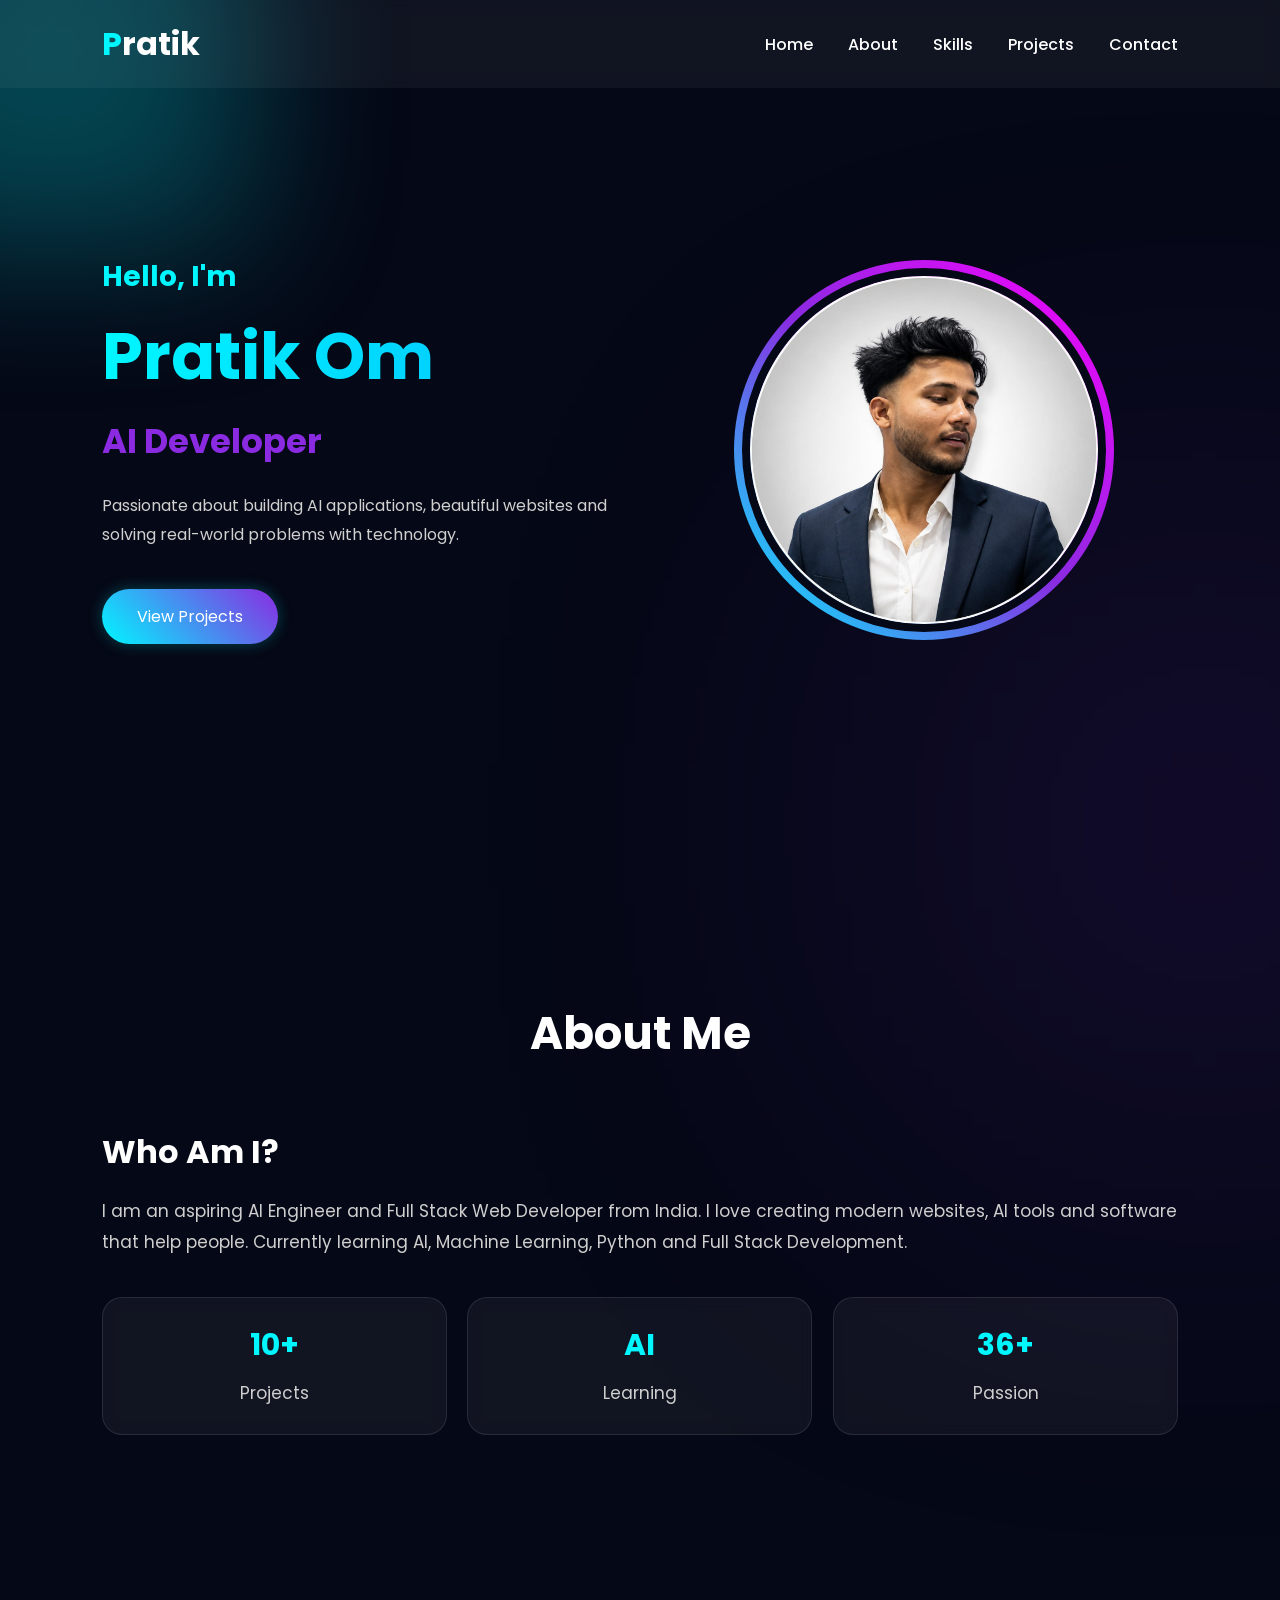
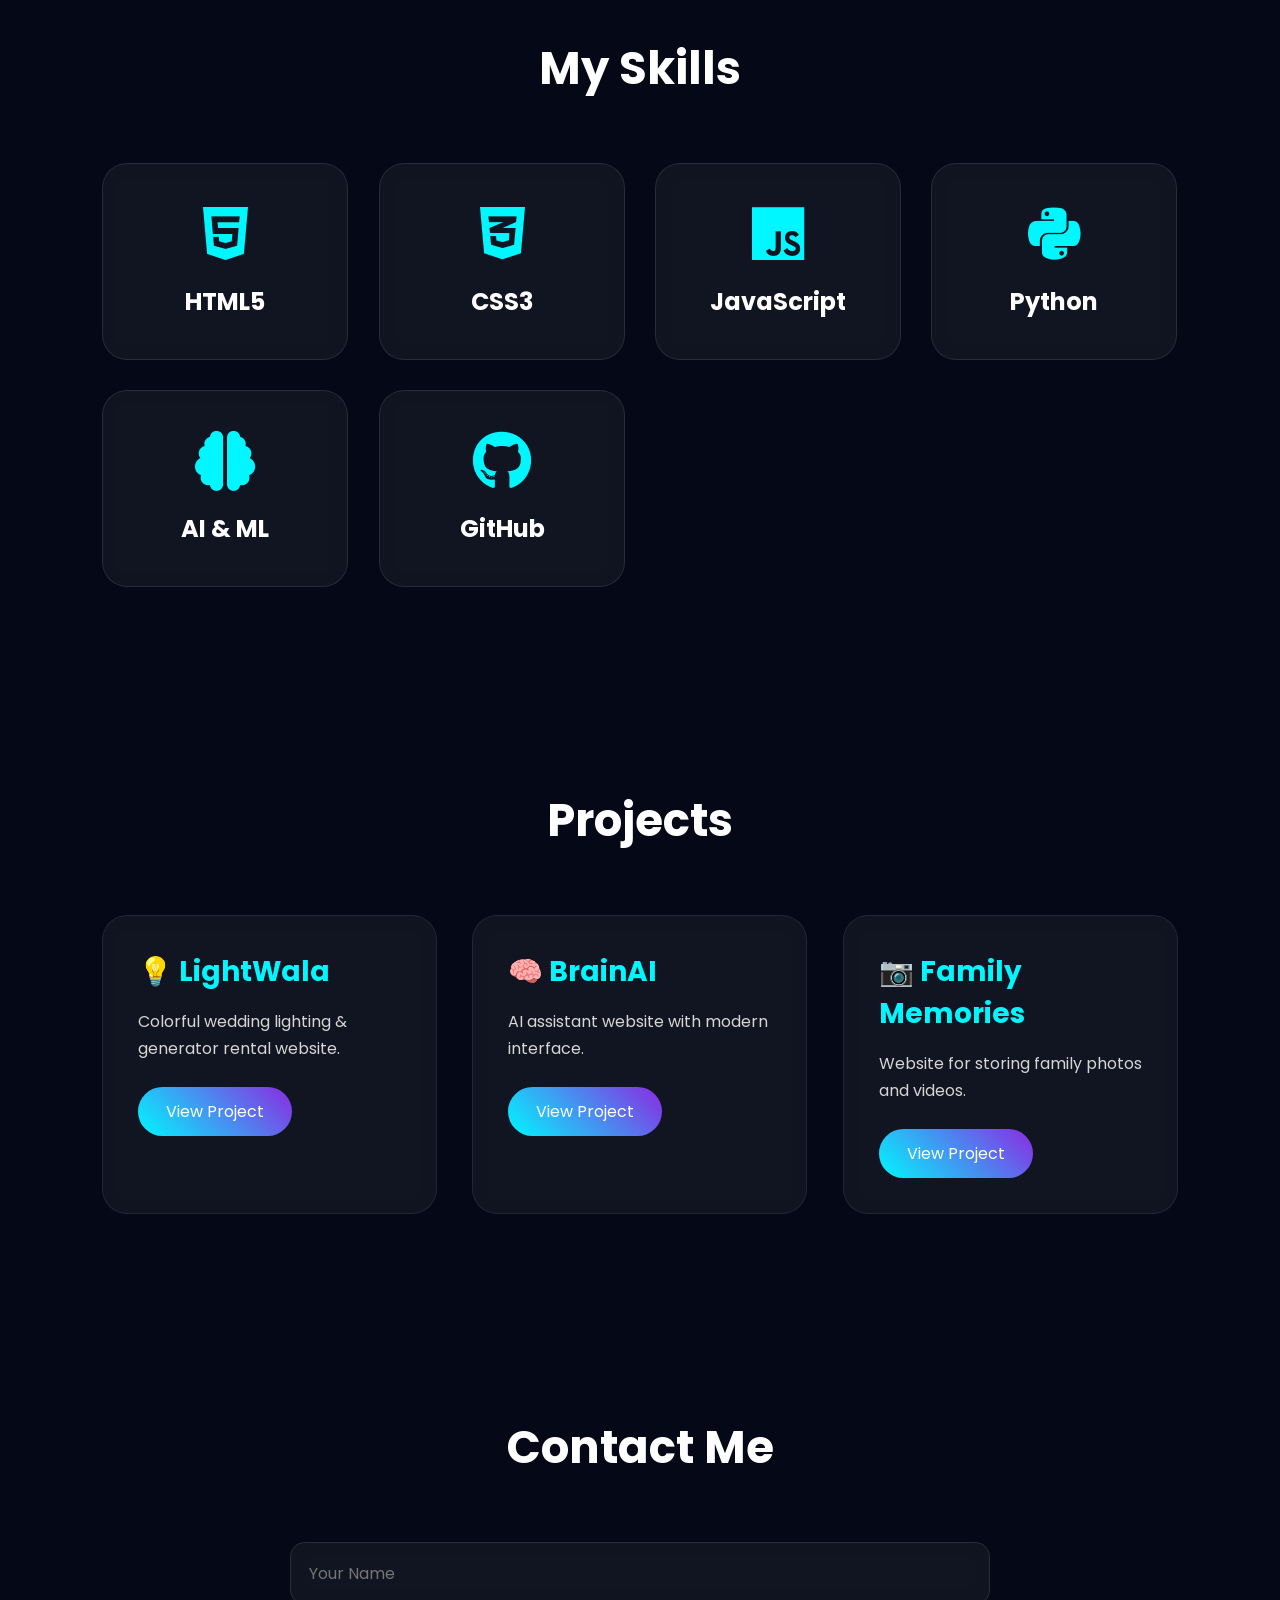
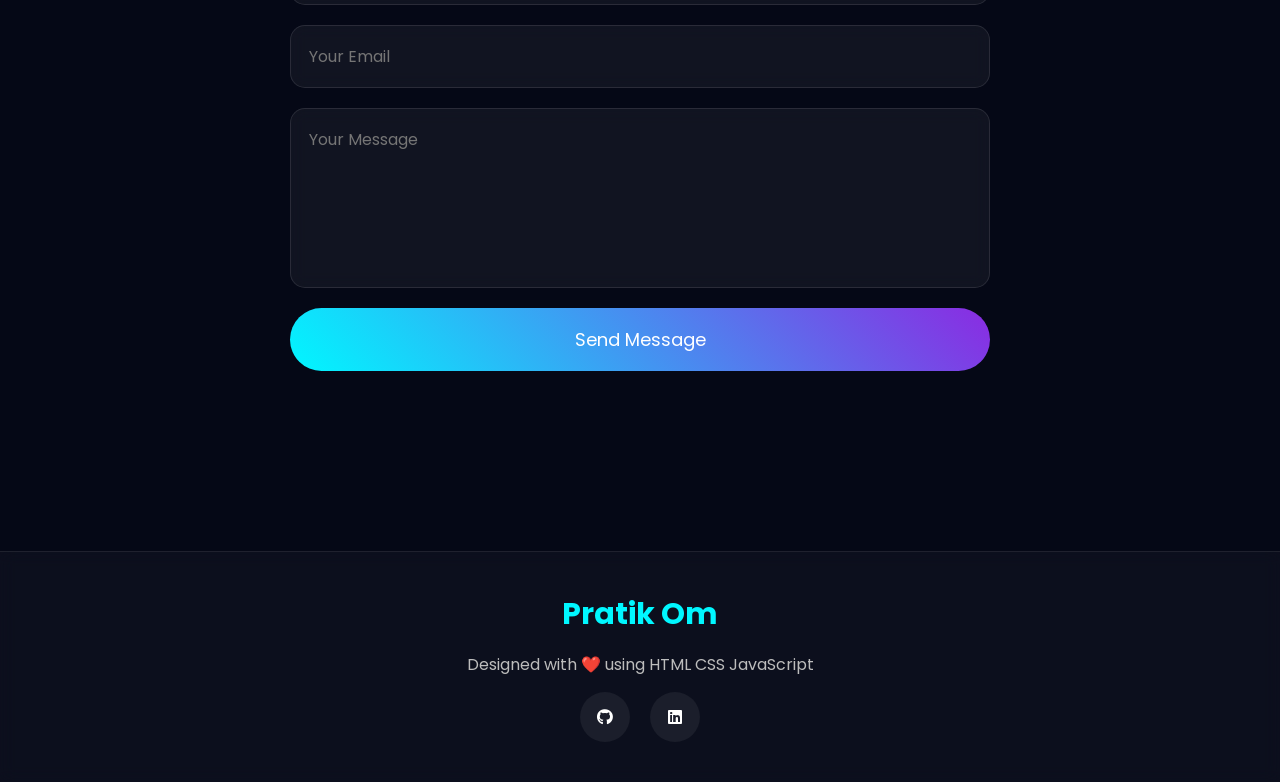
<file: index.html>
<!DOCTYPE html>
<html lang="en">
<head>
    <meta charset="UTF-8">
    <meta name="viewport" content="width=device-width, initial-scale=1.0">
    <title>Pratik Om | Portfolio</title>

<meta name="description" content="Pratik Om - AI & Full Stack Web Developer Portfolio showcasing AI, Machine Learning, and Web Development projects.">

<meta name="keywords" content="Pratik Om, Portfolio, AI Developer, Full Stack Developer, HTML, CSS, JavaScript, Python, Machine Learning">

<meta name="author" content="Pratik Om">

<meta name="theme-color" content="#050816">
    
    <!-- CSS -->
    <link rel="stylesheet" href="style.css">

    <!-- Font Awesome -->
    <link rel="stylesheet"
    href="https://cdnjs.cloudflare.com/ajax/libs/font-awesome/6.5.2/css/all.min.css">

<link rel="preconnect" href="https://fonts.googleapis.com">
<link rel="preconnect" href="https://fonts.gstatic.com" crossorigin>
    
    <!-- Google Font -->
    <link href="https://fonts.googleapis.com/css2?family=Poppins:wght@400;600;700&display=swap" rel="stylesheet">
</head>

<body>

<!-- ================= NAVBAR ================= -->

<header>

<div class="logo">
    <span>P</span>ratik
</div>

<nav>

<a href="#home">Home</a>
<a href="#about">About</a>
<a href="#skills">Skills</a>
<a href="#projects">Projects</a>
<a href="#contact">Contact</a>

</nav>

<div class="menu-btn">
<i class="fas fa-bars"></i>
</div>

</header>

<!-- ================= HERO ================= -->

<section id="home" class="hero">

<div class="hero-text">

<h3>Hello, I'm</h3>

<h1>Pratik Om</h1>

<h2>
AI & Web Developer
</h2>

<p>

Passionate about building AI applications,
beautiful websites and solving real-world
problems with technology.

</p>

<div class="buttons">

<a href="#projects" class="btn">
View Projects
</a>



</div>

</div>

<div class="hero-image">

<div class="circle">

<img
src="pratik.webp"
width="400"
height="400"
fetchpriority="high"
decoding="async"
loading="eager"
alt="Pratik Om">

</div>

</div>

</section>

<!-- ================= ABOUT ================= -->

<section id="about" class="about">

<h2 class="heading">
About Me
</h2>

<div class="about-container">



</div>

<div class="about-content">

<h3>Who Am I?</h3>

<p>

I am an aspiring AI Engineer and
Full Stack Web Developer from India.

I love creating modern websites,
AI tools and software that help people.

Currently learning AI, Machine Learning,
Python and Full Stack Development.

</p>

<div class="about-boxes">

<div class="box">
<h4>10+</h4>
<p>Projects</p>
</div>

<div class="box">
<h4>AI</h4>
<p>Learning</p>
</div>

<div class="box">
<h4>100%</h4>
<p>Passion</p>
</div>

</div>

</div>

</div>

</section>

<!-- ================= SKILLS ================= -->

<section id="skills">

<h2 class="heading">
My Skills
</h2>

<div class="skills-container">

<div class="skill-card">

<i class="fab fa-html5"></i>

<h3>HTML5</h3>

</div>

<div class="skill-card">

<i class="fab fa-css3-alt"></i>

<h3>CSS3</h3>

</div>

<div class="skill-card">

<i class="fab fa-js"></i>

<h3>JavaScript</h3>

</div>

<div class="skill-card">

<i class="fab fa-python"></i>

<h3>Python</h3>

</div>

<div class="skill-card">

<i class="fas fa-brain"></i>

<h3>AI & ML</h3>

</div>

<div class="skill-card">

<i class="fab fa-github"></i>

<h3>GitHub</h3>

</div>

</div>

</section>

<!-- ================= PROJECTS ================= -->

<section id="projects">

<h2 class="heading">
Projects
</h2>

<div class="project-container">

<div class="project">

<h3>💡 LightWala</h3>

<p>

Colorful wedding lighting &
generator rental website.

</p>

<a href="#">
View Project
</a>

</div>

<div class="project">

<h3>🧠 BrainAI</h3>

<p>

AI assistant website with
modern interface.

</p>

<a href="#">
View Project
</a>

</div>

<div class="project">

<h3>📷 Family Memories</h3>

<p>

Website for storing family
photos and videos.

</p>

<a href="#">
View Project
</a>

</div>

</div>

</section>

<!-- ================= CONTACT ================= -->

<section id="contact">

<h2 class="heading">
Contact Me
</h2>

<form>

<input
type="text"
placeholder="Your Name"
required>

<input
type="email"
placeholder="Your Email"
required>

<textarea
placeholder="Your Message">
</textarea>

<button>

Send Message

</button>

</form>

</section>

<!-- ================= FOOTER ================= -->

<footer>

<h3>Pratik Om</h3>

<p>

Designed with ❤️ using HTML CSS JavaScript

</p>

<div class="social">

<a href="#"><i class="fab fa-github"></i></a>

<a href="https://www.linkedin.com/in/pratik-om-88679022b?utm_source=share_via&utm_content=profile&utm_medium=member_android"
   target="_blank"
   rel="noopener noreferrer">
    <i class="fab fa-linkedin"></i>
</a>


</div>

</footer>

<script src="script.js" defer></script>
</body>
</html>
</file>
<file: style.css>
/* ===========================
   GOOGLE FONT
=========================== */

@import url('https://fonts.googleapis.com/css2?family=Poppins:wght@400;600;700;600;700&display=swap');

/* ===========================
   RESET
=========================== */

*{
    margin:0;
    padding:0;
    box-sizing:border-box;
    scroll-behavior:smooth;
    font-family:'Poppins',sans-serif;
}

html{
    scroll-behavior:smooth;
}

body{
    background:#050816;
    color:#fff;
    overflow-x:hidden;
}

/* Scrollbar */

::-webkit-scrollbar{
    width:10px;
}

::-webkit-scrollbar-track{
    background:#0b1023;
}

::-webkit-scrollbar-thumb{
    background:linear-gradient(180deg,#00f7ff,#8a2be2);
    border-radius:20px;
}

/* ===========================
   BACKGROUND GLOW
=========================== */

body::before{
    content:"";
    position:fixed;
    width:400px;
    height:400px;
    background:#00f7ff;
    filter:blur(80px);
    top:-150px;
    left:-150px;
    opacity:.25;
    z-index:-2;
}

body::after{
    content:"";
    position:fixed;
    width:450px;
    height:450px;
    background:#8a2be2;
    filter:blur(220px);
    right:-150px;
    bottom:-150px;
    opacity:.25;
    z-index:-2;
}

/* ===========================
   HEADER
=========================== */

header{
    position:fixed;
    top:0;
    left:0;
    width:100%;
    padding:20px 8%;
    display:flex;
    justify-content:space-between;
    align-items:center;
    background:rgba(255,255,255,.05);
    backdrop-filter:blur(8px);
    z-index:1000;
}

.logo{
    font-size:32px;
    font-weight:700;
    color:white;
}

.logo span{
    color:#00f7ff;
}

nav{
    display:flex;
    gap:35px;
}

nav a{
    color:white;
    text-decoration:none;
    transition:.25s;
    font-weight:500;
}

nav a:hover{
    color:#00f7ff;
}

.menu-btn{
    display:none;
    font-size:28px;
    cursor:pointer;
}

/* ===========================
   HERO
=========================== */

.hero{
    min-height:100vh;
    display:flex;
    justify-content:space-between;
    align-items:center;
    padding:130px 8%;
    gap:60px;
}

.hero-text{
    flex:1;
}

.hero-text h3{
    color:#00f7ff;
    font-size:28px;
}

.hero-text h1{
    font-size:65px;
    margin:10px 0;
}

.hero-text h2{
    color:#8a2be2;
    font-size:34px;
}

.hero-text p{
    margin-top:25px;
    line-height:1.8;
    color:#d0d0d0;
    max-width:600px;
}

.buttons{
    margin-top:40px;
    display:flex;
    gap:20px;
}

.btn{
    padding:15px 35px;
    text-decoration:none;
    color:white;
    background:linear-gradient(45deg,#00f7ff,#8a2be2);
    border-radius:40px;
    transition:.25s;
    box-shadow:0 0 15px rgba(0,247,255,.25);

    will-change: transform;
}

.btn:hover{
    transform:translateY(-5px);
}

.btn2{
    padding:15px 35px;
    border:2px solid #00f7ff;
    border-radius:40px;
    text-decoration:none;
    color:white;
    transition:.25s;

    will-change: transform;
}

.btn2:hover{
    background:#00f7ff;
    color:#000;
}

/* ===========================
   HERO IMAGE
=========================== */

.hero-image{
    flex:1;
    display:flex;
    justify-content:center;
}

.circle{
    width:380px;
    height:380px;
    border-radius:50%;
    background:linear-gradient(45deg,#00f7ff,#8a2be2,#ff00ff);
    padding:8px;
    animation:rotate 8s linear infinite;
}

.circle img{
    width:100%;
    height:100%;
    border-radius:50%;
    object-fit:cover;
    border:8px solid #050816;
}

@keyframes rotate{

0%{
transform:rotate(0deg);
}

100%{
transform:rotate(360deg);
}

}

/* ===========================
   HEADINGS
=========================== */

.heading{
    text-align:center;
    font-size:45px;
    margin-bottom:60px;
    color:white;
}

/* ===========================
   ABOUT SECTION
=========================== */

#about{
    padding:100px 8%;
}

.about-container{
    display:grid;
    grid-template-columns:1fr 1.2fr;
    gap:60px;
    align-items:center;
}

.about-image{
    display:flex;
    justify-content:center;
}

.about-image img{
    width:350px;
    height:350px;
    object-fit:cover;
    border-radius:25px;
    border:4px solid #00f7ff;
    box-shadow:0 0 40px rgba(0,247,255,.25);
}

.about-content h3{
    font-size:32px;
    margin-bottom:20px;
}

.about-content p{
    color:#cfcfcf;
    line-height:1.8;
    font-size:17px;
}

.about-boxes{
    display:grid;
    grid-template-columns:repeat(3,1fr);
    gap:20px;
    margin-top:40px;
}

.box{
    background:rgba(255,255,255,.06);
    backdrop-filter:blur(6px);
    border:1px solid rgba(255,255,255,.1);
    border-radius:20px;
    text-align:center;
    padding:25px;
    transition:.4s;
}

.box:hover{
    transform:translateY(-10px);
    box-shadow:0 0 30px rgba(0,247,255,.3);
}

.box h4{
    color:#00f7ff;
    font-size:30px;
}

.box p{
    margin-top:10px;
}

/* ===========================
   SKILLS
=========================== */

#skills{
    padding:100px 8%;
}

.skills-container{
    display:grid;
    grid-template-columns:repeat(auto-fit,minmax(220px,1fr));
    gap:30px;
}

.skill-card{
    background:rgba(255,255,255,.05);
    border:1px solid rgba(255,255,255,.1);
    backdrop-filter:blur(20px);
    border-radius:25px;
    text-align:center;
    padding:40px 20px;
    transition:.25s;
}

.skill-card:hover{
    transform:translateY(-12px) scale(1.03);
    box-shadow:0 0 35px rgba(0,247,255,.2);
}

.skill-card i{
    font-size:60px;
    margin-bottom:20px;
    color:#00f7ff;
}

.skill-card h3{
    font-size:24px;
}

/* ===========================
   PROJECTS
=========================== */

#projects{
    padding:100px 8%;
}

.project-container{
    display:grid;
    grid-template-columns:repeat(auto-fit,minmax(300px,1fr));
    gap:35px;
}

.project{
    background:rgba(255,255,255,.05);
    border:1px solid rgba(255,255,255,.08);
    backdrop-filter:blur(18px);
    border-radius:25px;
    padding:35px;
    transition:.25s;
}

.project:hover{
    transform:translateY(-12px);
    box-shadow:0 0 40px rgba(138,43,226,.4);
}

.project h3{
    color:#00f7ff;
    margin-bottom:15px;
    font-size:28px;
}

.project p{
    color:#d6d6d6;
    line-height:1.7;
}

.project a{
    display:inline-block;
    margin-top:25px;
    text-decoration:none;
    padding:12px 28px;
    border-radius:30px;
    background:linear-gradient(45deg,#00f7ff,#8a2be2);
    color:#fff;
    transition:.25s;
}

.project a:hover{
    transform:scale(1.05);
}

/* ===========================
   CONTACT
=========================== */

#contact{
    padding:100px 8%;
}

form{
    max-width:700px;
    margin:auto;
    display:flex;
    flex-direction:column;
    gap:20px;
}

form input,
form textarea{
    background:rgba(255,255,255,.06);
    border:1px solid rgba(255,255,255,.1);
    backdrop-filter:blur(12px);
    border-radius:15px;
    padding:18px;
    color:#fff;
    font-size:16px;
    outline:none;
}

form textarea{
    height:180px;
    resize:none;
}

form button{
    border:none;
    padding:18px;
    font-size:18px;
    border-radius:40px;
    cursor:pointer;
    background:linear-gradient(45deg,#00f7ff,#8a2be2);
    color:white;
    transition:.25s;
}

form button:hover{
    transform:translateY(-5px);
    box-shadow:0 0 30px rgba(0,247,255,.2);
}

/* ===========================
   FOOTER
=========================== */

footer{
    padding:40px 8%;
    text-align:center;
    border-top:1px solid rgba(255,255,255,.08);
    margin-top:80px;
}

footer h3{
    font-size:30px;
    color:#00f7ff;
}

footer p{
    margin:15px 0;
    color:#bdbdbd;
}

.social{
    display:flex;
    justify-content:center;
    gap:20px;
}

.social a{
    width:50px;
    height:50px;
    display:flex;
    align-items:center;
    justify-content:center;
    border-radius:50%;
    background:rgba(255,255,255,.06);
    color:white;
    text-decoration:none;
    transition:.25s;
}

.social a:hover{
    background:#00f7ff;
    color:#000;
    transform:translateY(-8px);
}

/* ===========================
   RESPONSIVE
=========================== */

@media(max-width:992px){

.hero{
    flex-direction:column-reverse;
    text-align:center;
}

.hero-text p{
    margin:auto;
    margin-top:20px;
}

.buttons{
    justify-content:center;
}

.about-container{
    grid-template-columns:1fr;
    text-align:center;
}

.about-boxes{
    grid-template-columns:1fr;
}

.hero-text h1{
    font-size:48px;
}

.hero-text h2{
    font-size:28px;
}

.circle{
    width:300px;
    height:300px;
}

}

@media(max-width:768px){

nav{
    display:none;
}

.menu-btn{
    display:block;
}

.heading{
    font-size:36px;
}

.hero{
    padding-top:140px;
}

.hero-text h1{
    font-size:40px;
}

.hero-text h2{
    font-size:24px;
}

.about-image img{
    width:260px;
    height:260px;
}

.project-container,
.skills-container{
    grid-template-columns:1fr;
}

}
/* ==========================================
   PART 2C - PREMIUM EFFECTS
========================================== */

/* Floating animation */

@keyframes float {
    0%{
        transform:translateY(0px);
    }

    50%{
        transform:translateY(-15px);
    }

    100%{
        transform:translateY(0px);
    }
}

.circle{
    animation:
        rotate 18s linear infinite,
        float 6s ease-in-out infinite;
}

/* Hero Text Animation */

.hero-text h1{
    animation:fadeLeft 1s ease;
}

.hero-text h2{
    animation:fadeLeft 1.3s ease;
}

.hero-text p{
    animation:fadeLeft 1.6s ease;
}

.buttons{
    animation:fadeLeft 1.9s ease;
}

@keyframes fadeLeft{

from{
opacity:0;
transform:translateX(-60px);
}

to{
opacity:1;
transform:translateX(0);
}

}

/* Glow Animation */

@keyframes glow{

0%{
box-shadow:0 0 15px #00f7ff;
}

50%{
box-shadow:0 0 40px #00f7ff;
}

100%{
box-shadow:0 0 15px #00f7ff;
}

}

.btn{
animation:glow 4s infinite;
}

/* Card Hover */

.skill-card,
.project,
.box{

cursor:pointer;

}

.skill-card:hover{

transform:translateY(-12px)
scale(1.05)
rotate(1deg);

}

.project:hover{

transform:translateY(-12px)
scale(1.03);

}

.box:hover{

transform:translateY(-10px)
scale(1.05);

}

/* Image Hover */

.about-image img:hover{

transform:scale(1.05);

transition:.5s;

}

/* Contact */

form input:focus,
form textarea:focus{

border:1px solid #00f7ff;

box-shadow:0 0 20px rgba(0,247,255,.25);

}

/* Footer */

footer{

background:rgba(255,255,255,.03);

backdrop-filter:blur(8px);

}

/* Selection */

::selection{

background:#00f7ff;

color:#000;

}

/* Smooth */

section{

transition:.5s;

}

/* Hover Underline */

nav a{

position:relative;

}

nav a::after{

content:"";

position:absolute;

left:0;

bottom:-6px;

width:0;

height:2px;

background:#00f7ff;

transition:.25s;

}

nav a:hover::after{

width:100%;

}

/* Glass Effect */

.skill-card,
.project,
.box,
form input,
form textarea{

background:rgba(255,255,255,.05);

backdrop-filter:blur(8px);

}

/* Hero Gradient */

.hero h1{

background:linear-gradient(
90deg,
#00f7ff,
#00bfff,
#8a2be2,
#ff00ff
);

background-size:300%;

-webkit-background-clip:text;

-webkit-text-fill-color:transparent;

animation:gradient 6s infinite;

}

@keyframes gradient{

0%{
background-position:0%;
}

100%{
background-position:300%;
}

}

/* Fade on Scroll */

.hidden{

opacity:0;

transform:translateY(60px);

transition:.5s;

}

.show{

opacity:1;

transform:translateY(0);

}

/* Scroll To Top Button */

#topBtn{

position:fixed;

bottom:25px;

right:25px;

width:55px;

height:55px;

border-radius:50%;

border:none;

background:linear-gradient(45deg,#00f7ff,#8a2be2);

color:white;

font-size:22px;

cursor:pointer;

display:none;

z-index:999;

transition:.25s;

}

#topBtn:hover{

transform:scale(1.15);

}

/* Mobile */

@media(max-width:500px){

.hero{

padding:120px 25px;

}

.hero-text h1{

font-size:34px;

}

.hero-text h2{

font-size:20px;

}

.btn,
.btn2{

padding:12px 20px;

font-size:14px;

}

.circle{

width:240px;

height:240px;

}

.about-image img{

width:220px;

height:220px;

}

.heading{

font-size:30px;

}

}


/* ===========================
   GPU PERFORMANCE
=========================== */

.hero-image,
.circle,
.project,
.skill-card,
.box,
.btn,
.btn2,
.about-image img{

    will-change: transform;

    transform: translateZ(0);

    backface-visibility: hidden;

}
</file>
